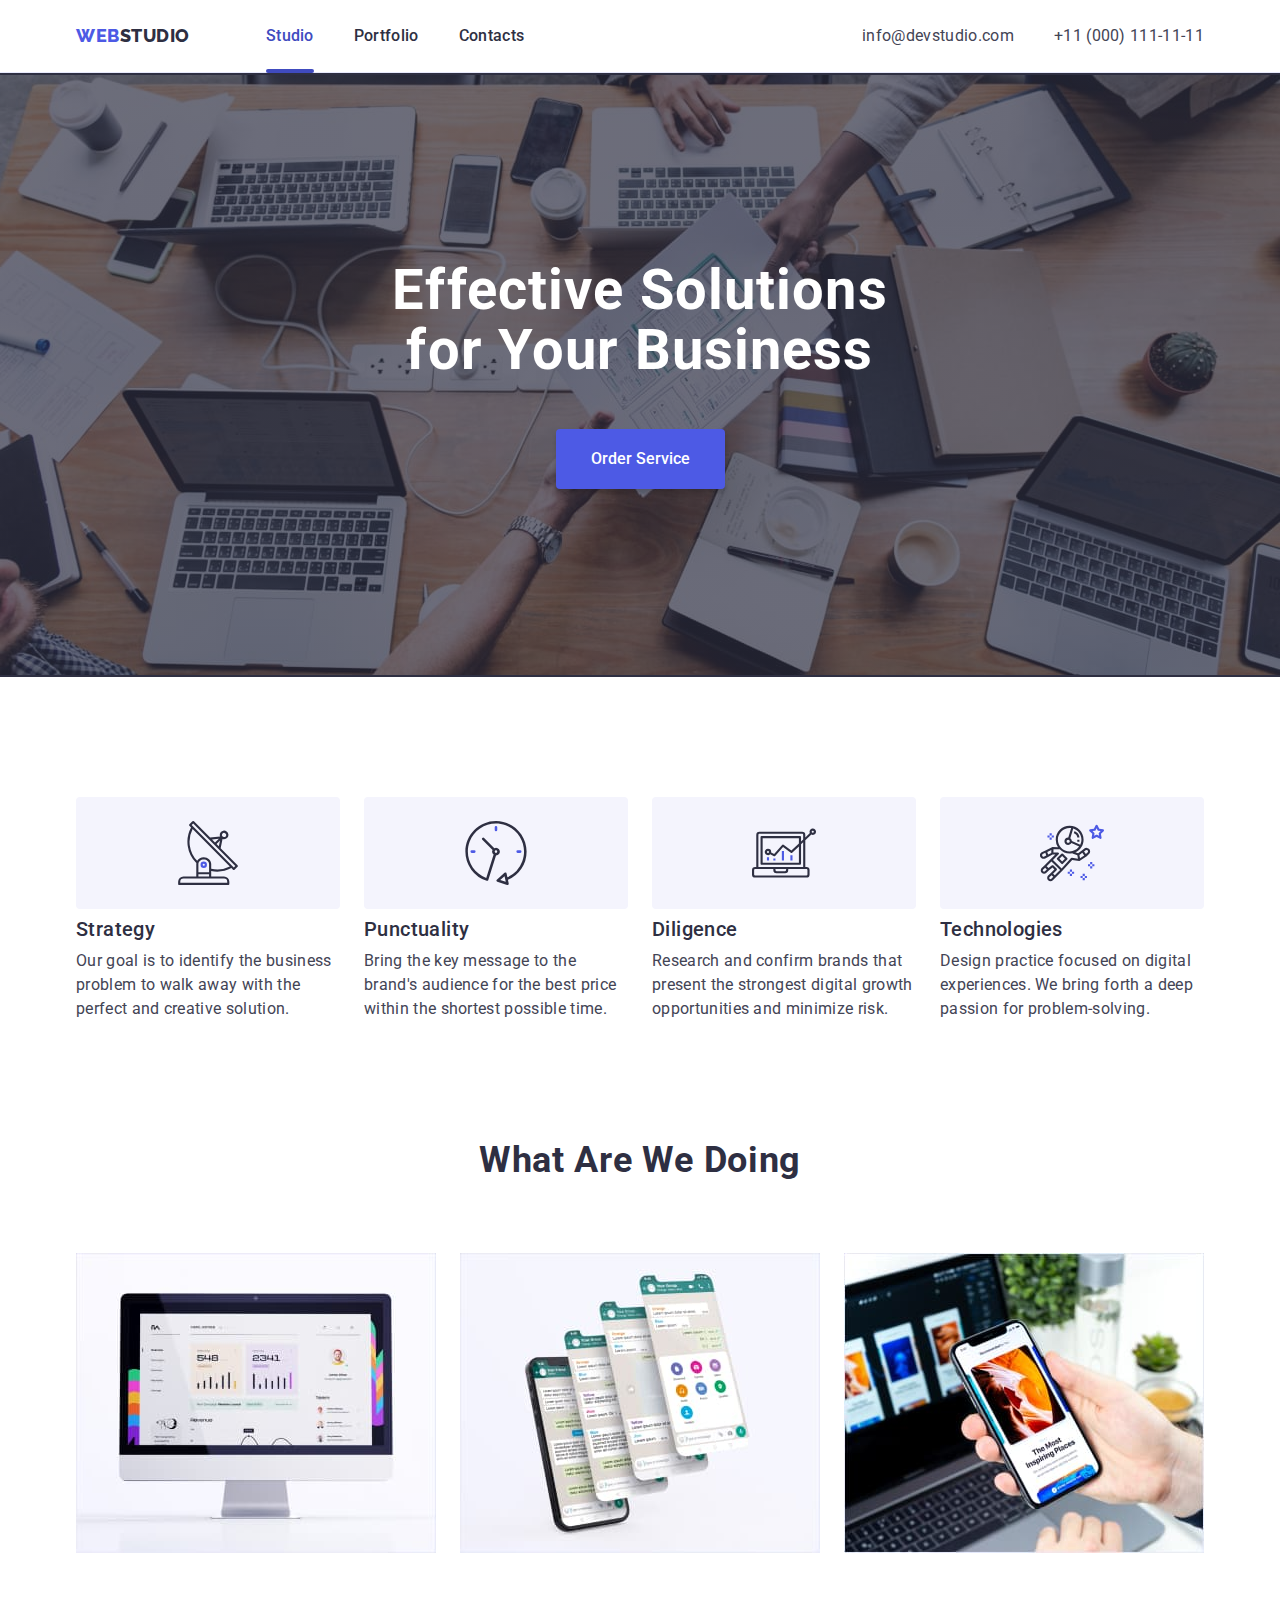
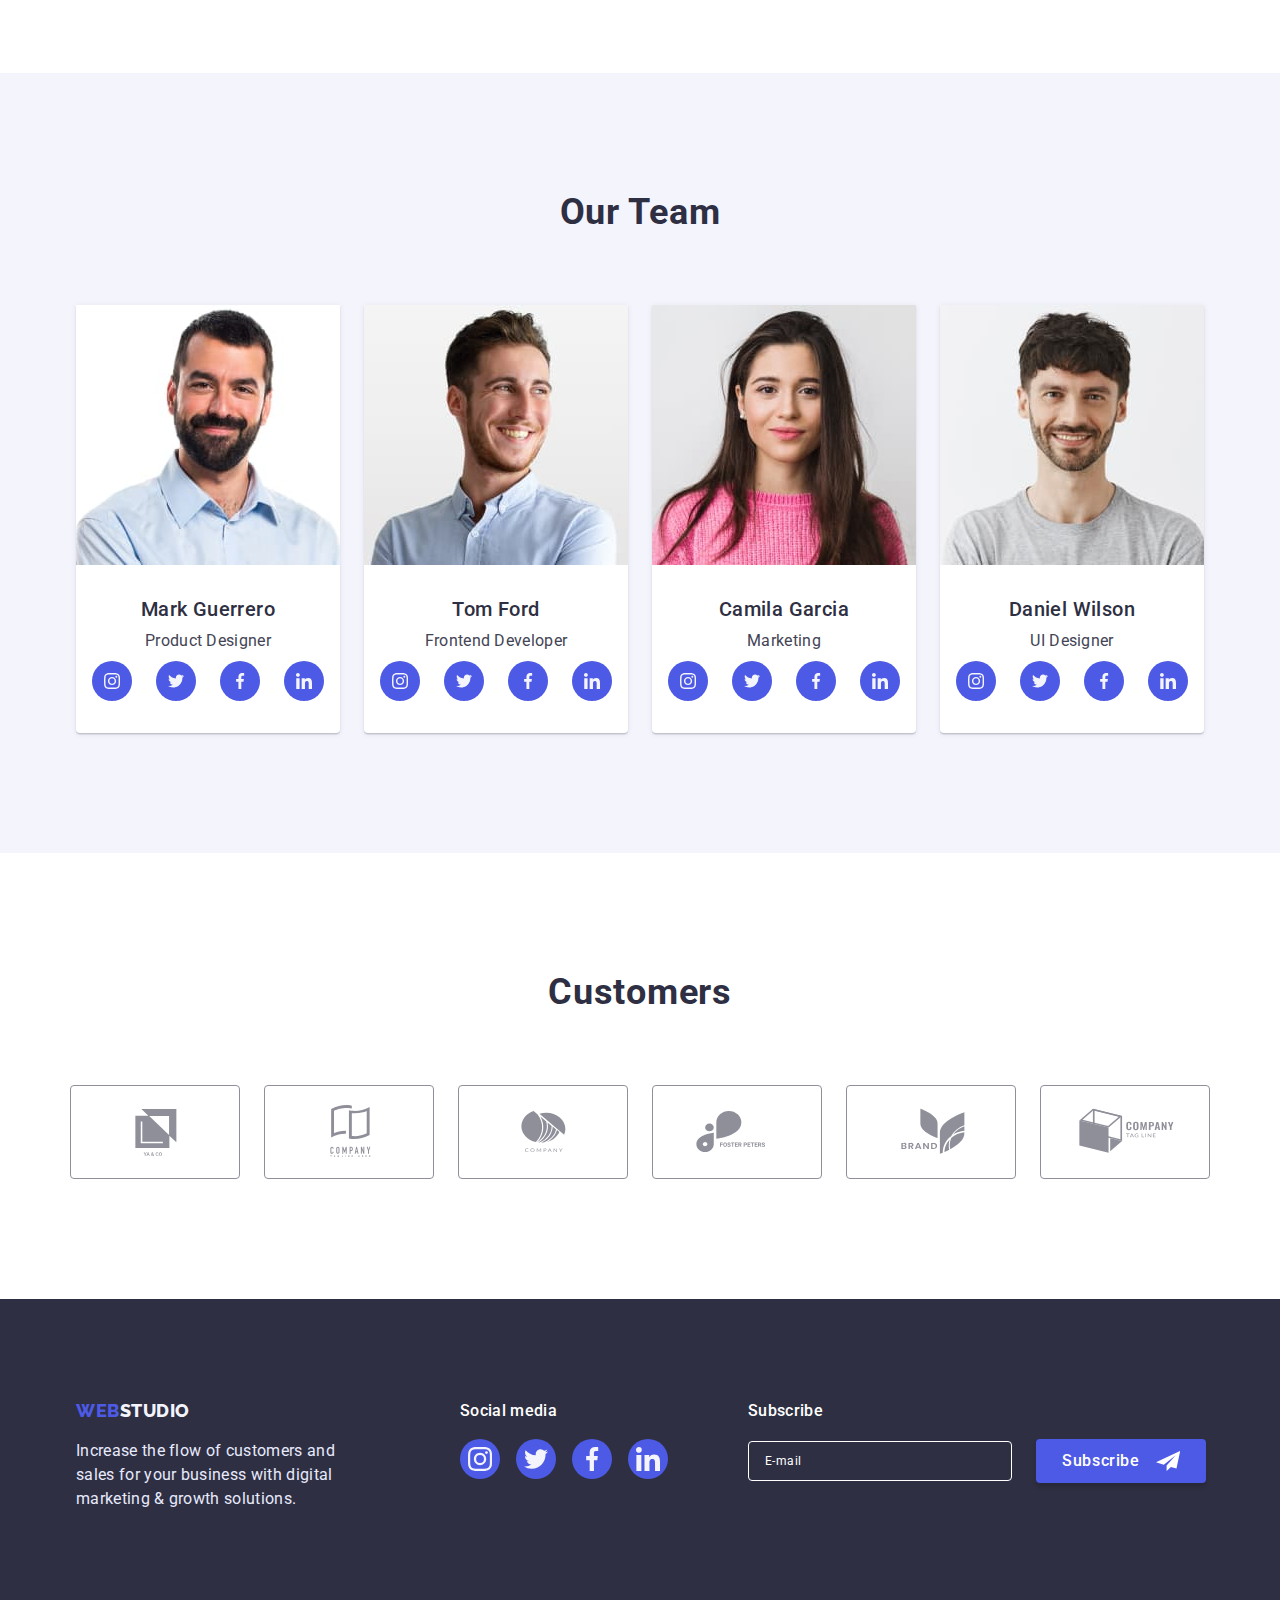
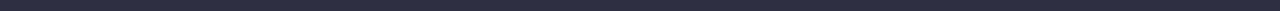
<file: index.html>
<!DOCTYPE html>
<html lang="en">
  <head>
    <meta charset="UTF-8" />
    <meta http-equiv="X-UA-Compatible" content="IE=edge" />
    <meta name="viewport" content="width=device-width, initial-scale=1.0" />
    <title>WebStudio</title>
    <link rel="preconnect" href="https://fonts.googleapis.com" />
    <link rel="preconnect" href="https://fonts.gstatic.com" crossorigin />
    <link
      href="https://fonts.googleapis.com/css2?family=Raleway:wght@800&family=Roboto:wght@400;500;700;900&display=swap"
      rel="stylesheet"
    />
    <link
      rel="stylesheet"
      href="https://cdn.jsdelivr.net/npm/modern-normalize@1.1.0/modern-normalize.min.css"
    />
    <link rel="stylesheet" href="./css/styles.css" />
  </head>

  <body>
    <!-- HEADER -->
    <header class="page-header">
      <div class="page-header-container container">
        <nav class="page-nav">
          <!-- Logotype -->
          <a href="./index.html" class="logo-text link">
            <span class="logo-text-accent">Web</span>Studio
          </a>

          <!-- Nav -->
          <ul class="menu list">
            <li class="menu-item">
              <a class="menu-link link menu-link-current" href="./index.html"
                >Studio</a
              >
            </li>
            <li class="menu-item">
              <a class="menu-link link" href="./portfolio.html">Portfolio</a>
            </li>
            <li class="menu-item">
              <a class="menu-link link" href="">Contacts</a>
            </li>
          </ul>
        </nav>

        <!-- Contacts -->
        <address class="contacts">
          <ul class="site-contacts list">
            <li class="site-contacts-item">
              <a class="contacts-link link" href="mailto:info@devstudio.com"
                >info@devstudio.com</a
              >
            </li>
            <li class="site-contacts-item">
              <a class="contacts-link link" href="tel:+110001111111"
                >+11 (000) 111-11-11</a
              >
            </li>
          </ul>
        </address>
      </div>
    </header>

    <!-- MAIN -->
    <main>
      <!-- Hero -->
      <section class="hero-section">
        <div class="container">
          <h1 class="hero-title">Effective Solutions for Your Business</h1>
          <button type="button" class="modal-btn" data-modal-open>
            Order Service
          </button>
        </div>
      </section>

      <!-- Our advantages -->
      <section class="advantages-section section">
        <div class="advantages-section-container container">
          <h2 class="section-title hidden">Our advantages</h2>
          <ul class="advantages-list list">
            <li class="advantages-list-item">
              <div class="thumb">
                <svg
                  aria-label="Antenna"
                  class="advantages-list-icon"
                  width="64"
                  height="64"
                >
                  <use href="./images/icons.svg#icon-antenna"></use>
                </svg>
              </div>
              <h3 class="subtitle">Strategy</h3>
              <p class="text">
                Our goal is to identify the business problem to walk away with
                the perfect and creative solution.
              </p>
            </li>
            <li class="advantages-list-item">
              <div class="thumb">
                <svg
                  aria-label="Clock"
                  class="advantages-list-icon"
                  width="64"
                  height="64"
                >
                  <use href="./images/icons.svg#icon-clock"></use>
                </svg>
              </div>
              <h3 class="subtitle">Punctuality</h3>
              <p class="text">
                Bring the key message to the brand's audience for the best price
                within the shortest possible time.
              </p>
            </li>
            <li class="advantages-list-item">
              <div class="thumb">
                <svg
                  aria-label="Diagram"
                  class="advantages-list-icon"
                  width="64"
                  height="64"
                >
                  <use href="./images/icons.svg#icon-diagram"></use>
                </svg>
              </div>
              <h3 class="subtitle">Diligence</h3>
              <p class="text">
                Research and confirm brands that present the strongest digital
                growth opportunities and minimize risk.
              </p>
            </li>
            <li class="advantages-list-item">
              <div class="thumb">
                <svg
                  aria-label="Astronaut"
                  class="advantages-list-icon"
                  width="64"
                  height="64"
                >
                  <use href="./images/icons.svg#icon-astronaut"></use>
                </svg>
              </div>
              <h3 class="subtitle">Technologies</h3>
              <p class="text">
                Design practice focused on digital experiences. We bring forth a
                deep passion for problem-solving.
              </p>
            </li>
          </ul>
        </div>
      </section>

      <!-- What are we doing -->
      <section class="examples-of-work">
        <div class="examples-of-work-container container">
          <h2 class="section-title">What are we doing</h2>
          <ul class="examples-of-work-list list">
            <li class="examples-of-work-item">
              <img
                src="./images/our-projects/img-1.jpg"
                alt="Desktop applications"
                width="360"
                height="300"
              />
            </li>
            <li class="examples-of-work-item">
              <img
                src="./images/our-projects/img-2.jpg"
                alt="Design solutions"
                width="360"
                height="300"
              />
            </li>
            <li class="examples-of-work-item">
              <img
                src="./images/our-projects/img-3.jpg"
                alt="Mobile applications"
                width="360"
                height="300"
              />
            </li>
          </ul>
        </div>
      </section>

      <!-- Our Team -->
      <section class="team-section section">
        <div class="team-section-container container">
          <h2 class="section-title">Our Team</h2>
          <ul class="team-list list">
            <li class="team-list-item">
              <img
                src="./images/our-team/team-card-1.jpg"
                alt="Mark Guerrero"
                width="264"
                height="260"
              />
              <div class="team-section-content">
                <h3 class="subtitle">Mark Guerrero</h3>
                <p class="text">Product Designer</p>
                <ul class="social-networks-list list">
                  <li class="social-networks-item">
                    <a class="social-networks-link link" href="">
                      <svg
                        aria-label="Instagram"
                        class="social-networks-icon"
                        width="16"
                        height="16"
                      >
                        <use href="./images/icons.svg#icon-instagram"></use>
                      </svg>
                    </a>
                  </li>
                  <li class="social-networks-item">
                    <a class="social-networks-link link" href="">
                      <svg
                        aria-label="Twitter"
                        class="social-networks-icon"
                        width="16"
                        height="16"
                      >
                        <use href="./images/icons.svg#icon-twitter"></use>
                      </svg>
                    </a>
                  </li>
                  <li class="social-networks-item">
                    <a class="social-networks-link link" href="">
                      <svg
                        aria-label="Facebook"
                        class="social-networks-icon"
                        width="16"
                        height="16"
                      >
                        <use href="./images/icons.svg#icon-facebook"></use>
                      </svg>
                    </a>
                  </li>
                  <li class="social-networks-item">
                    <a class="social-networks-link link" href="">
                      <svg
                        aria-label="LinkedIn"
                        class="social-networks-icon"
                        width="16"
                        height="16"
                      >
                        <use href="./images/icons.svg#icon-linkedin"></use>
                      </svg>
                    </a>
                  </li>
                </ul>
              </div>
            </li>
            <li class="team-list-item">
              <img
                src="./images/our-team/team-card-2.jpg"
                alt="Tom Ford"
                width="264"
                height="260"
              />
              <div class="team-section-content">
                <h3 class="subtitle">Tom Ford</h3>
                <p class="text">Frontend Developer</p>
                <ul class="social-networks-list list">
                  <li class="social-networks-item">
                    <a class="social-networks-link link" href="">
                      <svg
                        aria-label="Instagram"
                        class="social-networks-icon"
                        width="16"
                        height="16"
                      >
                        <use href="./images/icons.svg#icon-instagram"></use>
                      </svg>
                    </a>
                  </li>
                  <li class="social-networks-item">
                    <a class="social-networks-link link" href="">
                      <svg
                        aria-label="Twitter"
                        class="social-networks-icon"
                        width="16"
                        height="16"
                      >
                        <use href="./images/icons.svg#icon-twitter"></use>
                      </svg>
                    </a>
                  </li>
                  <li class="social-networks-item">
                    <a class="social-networks-link link" href="">
                      <svg
                        aria-label="Facebook"
                        class="social-networks-icon"
                        width="16"
                        height="16"
                      >
                        <use href="./images/icons.svg#icon-facebook"></use>
                      </svg>
                    </a>
                  </li>
                  <li class="social-networks-item">
                    <a class="social-networks-link link" href="">
                      <svg
                        aria-label="LinkedIn"
                        class="social-networks-icon"
                        width="16"
                        height="16"
                      >
                        <use href="./images/icons.svg#icon-linkedin"></use>
                      </svg>
                    </a>
                  </li>
                </ul>
              </div>
            </li>
            <li class="team-list-item">
              <img
                src="./images/our-team/team-card-3.jpg"
                alt="Camila Garcia"
                width="264"
                height="260"
              />
              <div class="team-section-content">
                <h3 class="subtitle">Camila Garcia</h3>
                <p class="text">Marketing</p>
                <ul class="social-networks-list list">
                  <li class="social-networks-item">
                    <a class="social-networks-link link" href="">
                      <svg
                        aria-label="Instagram"
                        class="social-networks-icon"
                        width="16"
                        height="16"
                      >
                        <use href="./images/icons.svg#icon-instagram"></use>
                      </svg>
                    </a>
                  </li>
                  <li class="social-networks-item">
                    <a class="social-networks-link link" href="">
                      <svg
                        aria-label="Twitter"
                        class="social-networks-icon"
                        width="16"
                        height="16"
                      >
                        <use href="./images/icons.svg#icon-twitter"></use>
                      </svg>
                    </a>
                  </li>
                  <li class="social-networks-item">
                    <a class="social-networks-link link" href="">
                      <svg
                        aria-label="Facebook"
                        class="social-networks-icon"
                        width="16"
                        height="16"
                      >
                        <use href="./images/icons.svg#icon-facebook"></use>
                      </svg>
                    </a>
                  </li>
                  <li class="social-networks-item">
                    <a class="social-networks-link link" href="">
                      <svg
                        aria-label="LinkedIn"
                        class="social-networks-icon"
                        width="16"
                        height="16"
                      >
                        <use href="./images/icons.svg#icon-linkedin"></use>
                      </svg>
                    </a>
                  </li>
                </ul>
              </div>
            </li>
            <li class="team-list-item">
              <img
                src="./images/our-team/team-card-4.jpg"
                alt="Daniel Wilson"
                width="264"
                height="260"
              />
              <div class="team-section-content">
                <h3 class="subtitle">Daniel Wilson</h3>
                <p class="text">UI Designer</p>
                <ul class="social-networks-list list">
                  <li class="social-networks-item">
                    <a class="social-networks-link link" href="">
                      <svg
                        aria-label="Instagram"
                        class="social-networks-icon"
                        width="16"
                        height="16"
                      >
                        <use href="./images/icons.svg#icon-instagram"></use>
                      </svg>
                    </a>
                  </li>
                  <li class="social-networks-item">
                    <a class="social-networks-link link" href="">
                      <svg
                        aria-label="Twitter"
                        class="social-networks-icon"
                        width="16"
                        height="16"
                      >
                        <use href="./images/icons.svg#icon-twitter"></use>
                      </svg>
                    </a>
                  </li>
                  <li class="social-networks-item">
                    <a class="social-networks-link link" href="">
                      <svg
                        aria-label="Facebook"
                        class="social-networks-icon"
                        width="16"
                        height="16"
                      >
                        <use href="./images/icons.svg#icon-facebook"></use>
                      </svg>
                    </a>
                  </li>
                  <li class="social-networks-item">
                    <a class="social-networks-link link" href="">
                      <svg
                        aria-label="LinkedIn"
                        class="social-networks-icon"
                        width="16"
                        height="16"
                      >
                        <use href="./images/icons.svg#icon-linkedin"></use>
                      </svg>
                    </a>
                  </li>
                </ul>
              </div>
            </li>
          </ul>
        </div>
      </section>

      <!-- Customers -->
      <section class="customers-section section">
        <div class="customers-section-container container">
          <h2 class="section-title">Customers</h2>
          <ul class="customers-list list">
            <li class="customers-list-item">
              <a class="customers-list-link link" href="">
                <div class="customers-logo">
                  <svg
                    class="customers-list-icon"
                    aria-label="Company 1"
                    width="104"
                    height="56"
                  >
                    <use href="./images/icons.svg#icon-company-1"></use>
                  </svg>
                </div>
              </a>
            </li>
            <li class="customers-list-item">
              <a class="customers-list-link link" href="">
                <div class="customers-logo">
                  <svg
                    class="customers-list-icon"
                    aria-label="Company 2"
                    width="104"
                    height="56"
                  >
                    <use href="./images/icons.svg#icon-company-2"></use>
                  </svg>
                </div>
              </a>
            </li>
            <li class="customers-list-item">
              <a class="customers-list-link link" href="">
                <div class="customers-logo">
                  <svg
                    class="customers-list-icon"
                    aria-label="Company 3"
                    width="104"
                    height="56"
                  >
                    <use href="./images/icons.svg#icon-company-3"></use>
                  </svg>
                </div>
              </a>
            </li>
            <li class="customers-list-item">
              <a class="customers-list-link link" href="">
                <div class="customers-logo">
                  <svg
                    class="customers-list-icon"
                    aria-label="Company 4"
                    width="104"
                    height="56"
                  >
                    <use href="./images/icons.svg#icon-company-4"></use>
                  </svg>
                </div>
              </a>
            </li>
            <li class="customers-list-item">
              <a class="customers-list-link link" href="">
                <div class="customers-logo">
                  <svg
                    class="customers-list-icon"
                    aria-label="Company 5"
                    width="104"
                    height="56"
                  >
                    <use href="./images/icons.svg#icon-company-5"></use>
                  </svg>
                </div>
              </a>
            </li>
            <li class="customers-list-item">
              <a class="customers-list-link link" href="">
                <div class="customers-logo">
                  <svg
                    class="customers-list-icon"
                    aria-label="Company 6"
                    width="104"
                    height="56"
                  >
                    <use href="./images/icons.svg#icon-company-6"></use>
                  </svg>
                </div>
              </a>
            </li>
          </ul>
        </div>
      </section>
    </main>

    <!-- FOOTER -->
    <footer class="page-footer">
      <div class="page-footer-container container">
        <div class="logo-text-footer-wrapper">
          <a href="./index.html" class="logo-text logo-text-footer link">
            <span class="logo-text-accent">Web</span>Studio
          </a>
          <p class="footer-text">
            Increase the flow of customers and sales for your business with
            digital marketing & growth solutions.
          </p>
        </div>

        <div class="footer-social-networks-wrapper">
          <h3 class="footer-subtitle">Social media</h3>
          <ul class="footer-social-networks-list list">
            <li class="footer-social-networks-item">
              <a class="footer-social-networks-link link" href="">
                <svg
                  aria-label="Instagram"
                  class="footer-social-networks-icon"
                  width="24"
                  height="24"
                >
                  <use href="./images/icons.svg#icon-instagram"></use>
                </svg>
              </a>
            </li>
            <li class="footer-social-networks-item">
              <a class="footer-social-networks-link link" href="">
                <svg
                  aria-label="Twitter"
                  class="footer-social-networks-icon"
                  width="24"
                  height="24"
                >
                  <use href="./images/icons.svg#icon-twitter"></use>
                </svg>
              </a>
            </li>
            <li class="footer-social-networks-ite24m">
              <a class="footer-social-networks-link link" href="">
                <svg
                  aria-label="Facebook"
                  class="footer-social-networks-icon"
                  width="24"
                  height="24"
                >
                  <use href="./images/icons.svg#icon-facebook"></use>
                </svg>
              </a>
            </li>
            <li class="footer-social-networks-item">
              <a class="footer-social-networks-link link" href="">
                <svg
                  aria-label="LinkedIn"
                  class="footer-social-networks-icon"
                  width="24"
                  height="24"
                >
                  <use href="./images/icons.svg#icon-linkedin"></use>
                </svg>
              </a>
            </li>
          </ul>
        </div>

        <div class="footer-subscribe-form">
          <p class="footer-subtitle">Subscribe</p>
          <form class="footer-form">
            <span class="footer-form-wrapper">
              <label class="footer-form-field">
                <input
                  type="email"
                  name="user-email-footer"
                  class="footer-form-input"
                  placeholder="E-mail"
                  required
                />
              </label>

              <button class="footer-form-submit" type="submit">
                Subscribe
                <svg
                  aria-label="submit"
                  class="footer-submit-icon"
                  width="24"
                  height="24"
                >
                  <use href="./images/icons.svg#icon-send"></use>
                </svg>
              </button>
            </span>
          </form>
        </div>
      </div>
    </footer>

    <!-- MODAL WINDOW -->
    <div class="backdrop is-hidden" data-modal>
      <div class="modal">
        <button type="button" class="modal-close-btn" data-modal-close>
          <svg
            aria-label="Close icon"
            class="modal-close-btn-icon"
            width="8"
            height="8"
          >
            <use href="./images/icons.svg#icon-close"></use>
          </svg>
        </button>

        <form class="modal-form">
          <p class="modal-form-text">
            Leave your contacts and we will call you back
          </p>

          <label class="modal-form-field">
            <span class="modal-form-field-input-descr">Name</span>
            <span class="modal-form-input-wrapper">
              <input
                type="text"
                name="user-name"
                class="modal-form-input"
                required
                pattern="[a-zA-Zа-яА-ЯіІїЇ]+"
              />
              <svg
                aria-label="icon person"
                class="modal-form-input-icon"
                width="18"
                height="18"
              >
                <use href="./images/icons.svg#icon-person"></use>
              </svg>
            </span>
          </label>

          <label class="modal-form-field">
            <span class="modal-form-field-input-descr">Phone</span>
            <span class="modal-form-input-wrapper">
              <input
                type="tel"
                name="user-phone"
                class="modal-form-input"
                required
                pattern="[0-9]{3}-[0-9]{3}-[0-9]{2}-[0-9]{2}"
                title="xxx-xxx-xx-xx"
              />
              <svg
                aria-label="icon phone"
                class="modal-form-input-icon"
                width="18"
                height="24"
              >
                <use href="./images/icons.svg#icon-phone"></use>
              </svg>
            </span>
          </label>

          <label class="modal-form-field">
            <span class="modal-form-field-input-descr">Email</span>
            <span class="modal-form-input-wrapper">
              <input
                type="email"
                name="user-email"
                class="modal-form-input"
                required
              />
              <svg
                aria-label="icon email"
                class="modal-form-input-icon"
                width="18"
                height="24"
              >
                <use href="./images/icons.svg#icon-email"></use>
              </svg>
            </span>
          </label>

          <label class="modal-form-field">
            <span class="modal-form-field-input-descr">Comment</span>
            <textarea
              name="user-comment"
              class="modal-form-comment"
              placeholder="Text input"
            ></textarea>
          </label>

          <input
            id="user-policy"
            type="checkbox"
            name="user-policy"
            class="modal-form-check hidden"
          />
          <label for="user-policy" class="modal-form-check-descr"
            >I accept the terms and conditions of the&nbsp;
            <a class="user-policy-link" href="">Privacy Policy</a></label
          >

          <button class="modal-form-submit" type="submit">Send</button>
        </form>
      </div>
    </div>

    <script src="./js/modal.js"></script>
  </body>
</html>
</file>
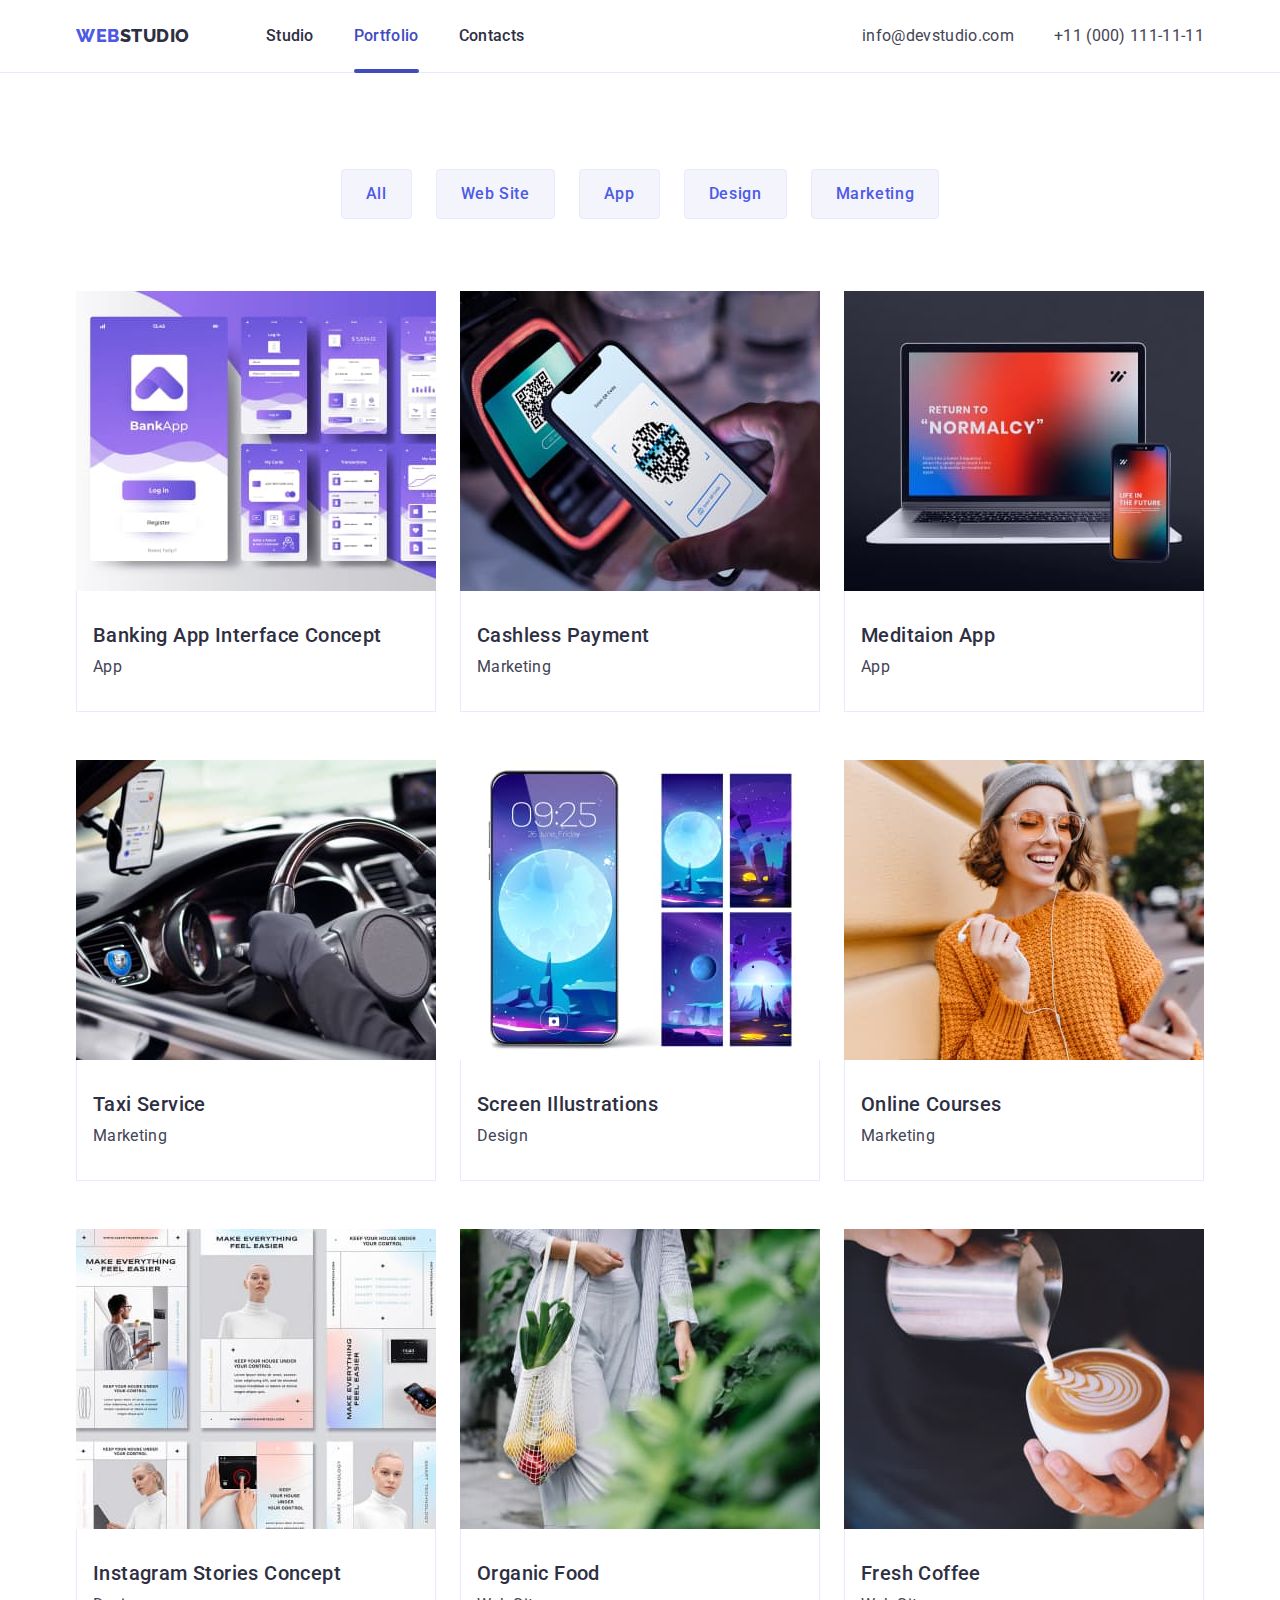
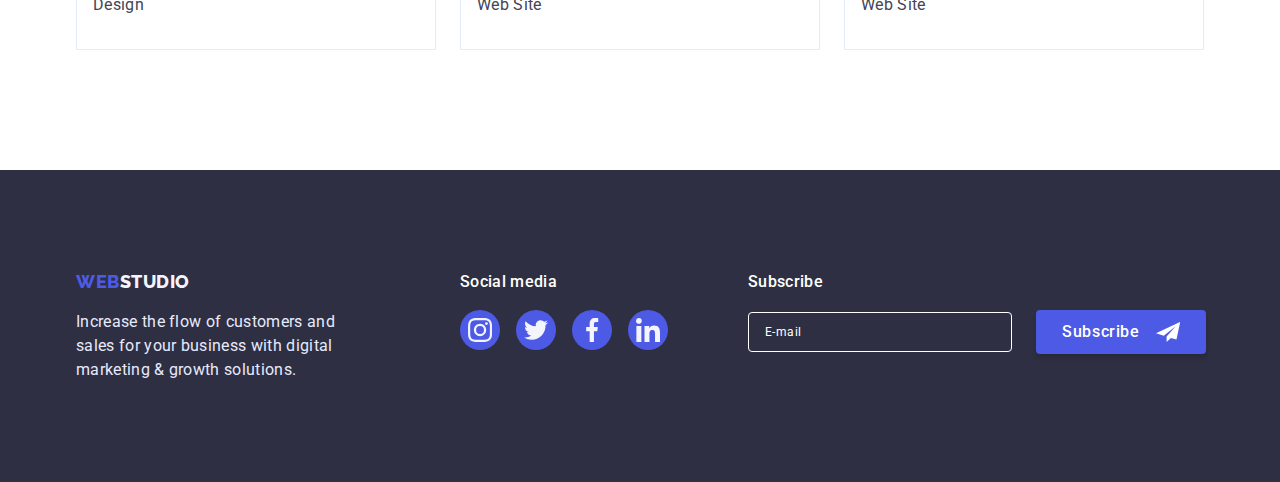
<file: portfolio.html>
<!DOCTYPE html>
<html lang="en">
  <head>
    <meta charset="UTF-8" />
    <meta http-equiv="X-UA-Compatible" content="IE=edge" />
    <meta name="viewport" content="width=device-width, initial-scale=1.0" />
    <title>WebStudio</title>
    <link rel="preconnect" href="https://fonts.googleapis.com" />
    <link rel="preconnect" href="https://fonts.gstatic.com" crossorigin />
    <link
      href="https://fonts.googleapis.com/css2?family=Raleway:wght@800&family=Roboto:wght@400;500;700;900&display=swap"
      rel="stylesheet"
    />
    <link
      rel="stylesheet"
      href="https://cdn.jsdelivr.net/npm/modern-normalize@1.1.0/modern-normalize.min.css"
    />
    <link rel="stylesheet" href="./css/styles.css" />
  </head>

  <body>
    <!-- HEADER -->
    <header class="page-header">
      <div class="page-header-container container">
        <nav class="page-nav">
          <!-- Logotype -->
          <a href="./index.html" class="logo-text link">
            <span class="logo-text-accent">Web</span>Studio
          </a>

          <!-- Nav -->
          <ul class="menu list">
            <li class="menu-item">
              <a class="menu-link link" href="./index.html">Studio</a>
            </li>
            <li class="menu-item">
              <a
                class="menu-link link menu-link-current"
                href="./portfolio.html"
                >Portfolio</a
              >
            </li>
            <li class="menu-item">
              <a class="menu-link link" href="">Contacts</a>
            </li>
          </ul>
        </nav>

        <!-- Contacts -->
        <address class="contacts">
          <ul class="site-contacts list">
            <li class="site-contacts-item">
              <a class="contacts-link link" href="mailto:info@devstudio.com"
                >info@devstudio.com</a
              >
            </li>
            <li class="site-contacts-item">
              <a class="contacts-link link" href="tel:+110001111111"
                >+11 (000) 111-11-11</a
              >
            </li>
          </ul>
        </address>
      </div>
    </header>

    <!-- MAIN -->
    <main>
      <!-- Portfolio -->
      <section class="portfolio-section">
        <div class="container">
          <h1 class="main-title hidden">Portfolio</h1>
          <ul class="filter-btn-list list">
            <li class="filter-btn-item">
              <button type="button" class="filter-btn">All</button>
            </li>
            <li class="filter-btn-item">
              <button type="button" class="filter-btn">Web Site</button>
            </li>
            <li class="filter-btn-item">
              <button type="button" class="filter-btn">App</button>
            </li>
            <li class="filter-btn-item">
              <button type="button" class="filter-btn">Design</button>
            </li>
            <li class="filter-btn-item">
              <button type="button" class="filter-btn">Marketing</button>
            </li>
          </ul>

          <ul class="portfolio-list list">
            <li class="portfolio-list-item">
              <a class="portfolio-list-link link" href="">
                <div class="portfolio-list-img-wrapper">
                  <img
                    src="./images/portfolio/portfolio-img-1.jpg"
                    alt="Banking App"
                    width="360"
                    height="300"
                  />
                  <p class="overlay">
                    14 Stylish and User-Friendly App Design Concepts · Task
                    Manager App · Calorie Tracker App · Exotic Fruit Ecommerce
                    App · Cloud Storage App
                  </p>
                </div>
                <div class="portfolio-list-content">
                  <h2 class="subtitle">Banking App Interface Concept</h2>
                  <p class="text">App</p>
                </div>
              </a>
            </li>
            <li class="portfolio-list-item">
              <a class="portfolio-list-link link" href="">
                <div class="portfolio-list-img-wrapper">
                  <img
                    src="./images/portfolio/portfolio-img-2.jpg"
                    alt="Cashless Payment"
                    width="360"
                    height="300"
                  />
                  <p class="overlay">
                    14 Stylish and User-Friendly App Design Concepts · Task
                    Manager App · Calorie Tracker App · Exotic Fruit Ecommerce
                    App · Cloud Storage App
                  </p>
                </div>
                <div class="portfolio-list-content">
                  <h2 class="subtitle">Cashless Payment</h2>
                  <p class="text">Marketing</p>
                </div>
              </a>
            </li>
            <li class="portfolio-list-item">
              <a class="portfolio-list-link link" href="">
                <div class="portfolio-list-img-wrapper">
                  <img
                    src="./images/portfolio/portfolio-img-3.jpg"
                    alt="Meditaion App"
                    width="360"
                    height="300"
                  />
                  <p class="overlay">
                    14 Stylish and User-Friendly App Design Concepts · Task
                    Manager App · Calorie Tracker App · Exotic Fruit Ecommerce
                    App · Cloud Storage App
                  </p>
                </div>
                <div class="portfolio-list-content">
                  <h2 class="subtitle">Meditaion App</h2>
                  <p class="text">App</p>
                </div>
              </a>
            </li>
            <li class="portfolio-list-item">
              <a class="portfolio-list-link link" href="">
                <div class="portfolio-list-img-wrapper">
                  <img
                    src="./images/portfolio/portfolio-img-4.jpg"
                    alt="Taxi Service"
                    width="360"
                    height="300"
                  />
                  <p class="overlay">
                    14 Stylish and User-Friendly App Design Concepts · Task
                    Manager App · Calorie Tracker App · Exotic Fruit Ecommerce
                    App · Cloud Storage App
                  </p>
                </div>
                <div class="portfolio-list-content">
                  <h2 class="subtitle">Taxi Service</h2>
                  <p class="text">Marketing</p>
                </div>
              </a>
            </li>
            <li class="portfolio-list-item">
              <a class="portfolio-list-link link" href="">
                <div class="portfolio-list-img-wrapper">
                  <img
                    src="./images/portfolio/portfolio-img-5.jpg"
                    alt="Screen Illustrations"
                    width="360"
                    height="300"
                  />
                  <p class="overlay">
                    14 Stylish and User-Friendly App Design Concepts · Task
                    Manager App · Calorie Tracker App · Exotic Fruit Ecommerce
                    App · Cloud Storage App
                  </p>
                </div>
                <div class="portfolio-list-content">
                  <h2 class="subtitle">Screen Illustrations</h2>
                  <p class="text">Design</p>
                </div>
              </a>
            </li>
            <li class="portfolio-list-item">
              <a class="portfolio-list-link link" href="">
                <div class="portfolio-list-img-wrapper">
                  <img
                    src="./images/portfolio/portfolio-img-6.jpg"
                    alt="Online Courses"
                    width="360"
                    height="300"
                  />
                  <p class="overlay">
                    14 Stylish and User-Friendly App Design Concepts · Task
                    Manager App · Calorie Tracker App · Exotic Fruit Ecommerce
                    App · Cloud Storage App
                  </p>
                </div>
                <div class="portfolio-list-content">
                  <h2 class="subtitle">Online Courses</h2>
                  <p class="text">Marketing</p>
                </div>
              </a>
            </li>
            <li class="portfolio-list-item">
              <a class="portfolio-list-link link" href="">
                <div class="portfolio-list-img-wrapper">
                  <img
                    src="./images/portfolio/portfolio-img-7.jpg"
                    alt="Instagram Stories"
                    width="360"
                    height="300"
                  />
                  <p class="overlay">
                    14 Stylish and User-Friendly App Design Concepts · Task
                    Manager App · Calorie Tracker App · Exotic Fruit Ecommerce
                    App · Cloud Storage App
                  </p>
                </div>
                <div class="portfolio-list-content">
                  <h2 class="subtitle">Instagram Stories Concept</h2>
                  <p class="text">Design</p>
                </div>
              </a>
            </li>
            <li class="portfolio-list-item">
              <a class="portfolio-list-link link" href="">
                <div class="portfolio-list-img-wrapper">
                  <img
                    src="./images/portfolio/portfolio-img-8.jpg"
                    alt="Organic Food"
                    width="360"
                    height="300"
                  />
                  <p class="overlay">
                    14 Stylish and User-Friendly App Design Concepts · Task
                    Manager App · Calorie Tracker App · Exotic Fruit Ecommerce
                    App · Cloud Storage App
                  </p>
                </div>
                <div class="portfolio-list-content">
                  <h2 class="subtitle">Organic Food</h2>
                  <p class="text">Web Site</p>
                </div>
              </a>
            </li>
            <li class="portfolio-list-item">
              <a class="portfolio-list-link link" href="">
                <div class="portfolio-list-img-wrapper">
                  <img
                    src="./images/portfolio/portfolio-img-9.jpg"
                    alt="Fresh Coffee"
                    width="360"
                    height="300"
                  />
                  <p class="overlay">
                    14 Stylish and User-Friendly App Design Concepts · Task
                    Manager App · Calorie Tracker App · Exotic Fruit Ecommerce
                    App · Cloud Storage App
                  </p>
                </div>
                <div class="portfolio-list-content">
                  <h2 class="subtitle">Fresh Coffee</h2>
                  <p class="text">Web Site</p>
                </div>
              </a>
            </li>
          </ul>
        </div>
      </section>
    </main>

    <!-- FOOTER -->
    <footer class="page-footer">
      <div class="page-footer-container container">
        <div class="logo-text-footer-wrapper">
          <a href="./index.html" class="logo-text logo-text-footer link">
            <span class="logo-text-accent">Web</span>Studio
          </a>
          <p class="footer-text">
            Increase the flow of customers and sales for your business with
            digital marketing & growth solutions.
          </p>
        </div>

        <div class="footer-social-networks-wrapper">
          <h3 class="footer-subtitle">Social media</h3>
          <ul class="footer-social-networks-list list">
            <li class="footer-social-networks-item">
              <a class="footer-social-networks-link link" href="">
                <svg
                  aria-label="Instagram"
                  class="footer-social-networks-icon"
                  width="24"
                  height="24"
                >
                  <use href="./images/icons.svg#icon-instagram"></use>
                </svg>
              </a>
            </li>
            <li class="footer-social-networks-item">
              <a class="footer-social-networks-link link" href="">
                <svg
                  aria-label="Twitter"
                  class="footer-social-networks-icon"
                  width="24"
                  height="24"
                >
                  <use href="./images/icons.svg#icon-twitter"></use>
                </svg>
              </a>
            </li>
            <li class="footer-social-networks-ite24m">
              <a class="footer-social-networks-link link" href="">
                <svg
                  aria-label="Facebook"
                  class="footer-social-networks-icon"
                  width="24"
                  height="24"
                >
                  <use href="./images/icons.svg#icon-facebook"></use>
                </svg>
              </a>
            </li>
            <li class="footer-social-networks-item">
              <a class="footer-social-networks-link link" href="">
                <svg
                  aria-label="LinkedIn"
                  class="footer-social-networks-icon"
                  width="24"
                  height="24"
                >
                  <use href="./images/icons.svg#icon-linkedin"></use>
                </svg>
              </a>
            </li>
          </ul>
        </div>

        <div class="footer-subscribe-form">
          <p class="footer-subtitle">Subscribe</p>
          <form class="footer-form">
            <span class="footer-form-wrapper">
              <label class="footer-form-field">
                <input
                  type="email"
                  name="user-email-footer"
                  class="footer-form-input"
                  placeholder="E-mail"
                  required
                />
              </label>

              <button class="footer-form-submit" type="submit">
                Subscribe
                <svg
                  aria-label="submit"
                  class="footer-submit-icon"
                  width="24"
                  height="24"
                >
                  <use href="./images/icons.svg#icon-send"></use>
                </svg>
              </button>
            </span>
          </form>
        </div>
      </div>
    </footer>
  </body>
</html>
</file>
<file: css/styles.css>
:root {
  --primary-bkg-color: #ffffff;
  --primary-text-color: #2e2f42;
  --body-text-color: #434455;
  --primary-brand-color: #4d5ae5;
  --accent-color: #404bbf;
  --success-messages-color: #31d0aa;
  --subtitle-text-color: #8e8f99;
  --hero-text-color: #ffffff;
  --footer-logo-color: #f4f4fd;
  --footer-text-color: #e7e9fc;
  --animation-timing-function: cubic-bezier(0.4, 0, 0.2, 1);
}

body {
  font-family: "Roboto", sans-serif;
  font-size: 16px;
  color: var(--primary-text-color);
  background-color: var(--primary-bkg-color);
  height: 100vh;
}

h1,
h2,
h3,
h4,
h5,
h6,
p {
  margin-top: 0;
  margin-bottom: 0;
}

ul,
ol {
  margin-top: 0;
  margin-bottom: 0;
  padding-left: 0;
}

img {
  display: block;
}

button {
  cursor: pointer;
}

.list {
  list-style: none;
}

.link {
  text-decoration: none;
}

.contacts {
  font-style: normal;
}

/* ==========COMPONENTS========== */
.section {
  padding-top: 120px;
  padding-bottom: 120px;
}

.container {
  width: 1158px;
  margin-left: auto;
  margin-right: auto;
  padding-right: 15px;
  padding-left: 15px;
}

.section-title {
  font-weight: 700;
  font-size: 36px;
  line-height: 1.11;
  text-align: center;
  letter-spacing: 0.02em;
  text-transform: capitalize;
  margin-bottom: 72px;
  color: var(--primary-text-color);
}

.subtitle {
  font-weight: 500;
  font-size: 20px;
  line-height: 1.2;
  letter-spacing: 0.02em;
  margin-bottom: 8px;
  color: var(--primary-text-color);
}

.text {
  line-height: 1.5;
  letter-spacing: 0.02em;
  color: var(--body-text-color);
}

.hidden {
  position: absolute;
  width: 1px;
  height: 1px;
  margin: -1px;
  border: 0;
  padding: 0;
  white-space: nowrap;
  clip-path: inset(100%);
  clip: rect(0 0 0 0);
  overflow: hidden;
}
/* ==========/COMPONENTS========== */

/* ==========HEADER========== */
.page-header {
  border-bottom: 1px solid var(--footer-text-color);
}

.page-header-container {
  display: flex;
  align-items: center;
}

.page-nav {
  display: flex;
  align-items: center;
}

.menu {
  display: flex;
  align-items: center;
}

.site-contacts {
  display: flex;
  align-items: center;
}

.logo-text {
  font-family: "Raleway";
  font-weight: 800;
  font-size: 18px;
  line-height: 1.33;
  align-items: center;
  letter-spacing: 0.03em;
  text-transform: uppercase;
  margin-right: 76px;
  padding-top: 24px;
  padding-bottom: 24px;
  color: var(--primary-text-color);
}

.logo-text-accent {
  color: var(--primary-brand-color);
}

.menu-item:not(:last-child) {
  margin-right: 40px;
}

.menu-link {
  position: relative;

  font-weight: 500;
  line-height: 1.5;
  letter-spacing: 0.02em;
  color: var(--primary-text-color);
  padding-bottom: 28px;

  transition: color 250ms var(--animation-timing-function);
}

.menu-link:hover,
.menu-link:focus,
.menu-link:active {
  color: var(--accent-color);
}

.menu-link-current {
  color: var(--accent-color);
}

.menu-link-current::after {
  content: "";

  position: absolute;
  left: 0;
  bottom: 0;
  display: block;
  width: 100%;
  height: 4px;
  background-color: var(--accent-color);
  border-radius: 2px;
}

.contacts {
  margin-left: auto;
}

.site-contacts-item:not(:last-child):not(:last-child) {
  margin-right: 40px;
}

.contacts-link {
  font-weight: 400;
  line-height: 1.5;
  letter-spacing: 0.02em;
  color: var(--body-text-color);

  transition: color 250ms var(--animation-timing-function);
}

.contacts-link:hover,
.contacts-link:focus,
.contacts-link:active {
  color: var(--accent-color);
}
/* ==========/HEADER========== */

/* ==========MAIN PAGE========== */
/* ==========Hero========== */
.hero-section {
  max-width: 1440px;
  padding-top: 188px;
  padding-bottom: 188px;
  margin-right: auto;
  margin-left: auto;
  text-align: center;
  background-color: var(--primary-text-color);
  background-image: linear-gradient(
      rgba(46, 47, 66, 0.7),
      rgba(46, 47, 66, 0.7)
    ),
    url(../images/main-background-img.jpg);
  background-repeat: no-repeat;
  background-position: center;
  color: var(--hero-text-color);
}

.hero-title {
  width: 496px;
  font-weight: 700;
  font-size: 56px;
  line-height: 1.07;
  letter-spacing: 0.02em;
  margin-bottom: 48px;
  margin-right: auto;
  margin-left: auto;
}

.modal-btn {
  font-family: inherit;
  font-weight: 500;
  font-size: 16px;
  line-height: 1.5;
  min-width: 169px;
  padding-top: 16px;
  padding-right: 32px;
  padding-bottom: 16px;
  padding-left: 32px;
  justify-content: center;
  color: var(--hero-text-color);
  background-color: var(--primary-brand-color);
  box-shadow: 0px 4px 4px rgba(0, 0, 0, 0.15);
  border-color: transparent;
  border-radius: 4px;

  transition: background-color 250ms var(--animation-timing-function);
}

.modal-btn:hover,
.modal-btn:focus,
.modal-btn:active {
  background-color: var(--accent-color);
}
/* ==========/Hero========== */

/* ==========Our advantages========== */
.advantages-list {
  display: flex;
  flex-wrap: wrap;
  align-items: center;
  gap: 24px;
}

.advantages-list-item {
  flex-basis: calc((100% - 72px) / 4);
}

.thumb {
  display: flex;
  align-items: center;
  justify-content: center;
  height: 112px;
  margin-bottom: 8px;
  background-color: var(--footer-logo-color);
  border-radius: 4px;
}
/* ==========/Our advantages========== */

/* ==========What are we doing========== */
.examples-of-work {
  padding-bottom: 120px;
}

.examples-of-work-list {
  display: flex;
  flex-wrap: wrap;
  align-items: center;
  gap: 24px;
}

.examples-of-work-item {
  flex-basis: calc((100% - 48px) / 3);
}
/* ==========/What are we doing========== */

/* ==========Our Team========== */
.team-section {
  background-color: var(--footer-logo-color);
}

.team-list {
  display: flex;
  flex-wrap: wrap;
  align-items: center;
  gap: 24px;
}

.team-list-item {
  text-align: center;
  flex-basis: calc((100% - 72px) / 4);
  box-shadow: 0px 1px 6px rgba(46, 47, 66, 0.08),
    0px 1px 1px rgba(46, 47, 66, 0.16), 0px 2px 1px rgba(46, 47, 66, 0.08);
  border-radius: 0px 0px 4px 4px;
  background-color: var(--primary-bkg-color);
}

.team-section-content {
  padding-top: 32px;
  padding-bottom: 32px;
  padding-right: 16px;
  padding-left: 16px;
}

.social-networks-list {
  display: flex;
  justify-content: center;
  gap: 24px;
}

.social-networks-link {
  display: flex;
  justify-content: center;
  align-items: center;
  width: 40px;
  height: 40px;
  background-color: var(--primary-brand-color);
  border-radius: 50%;

  transition: background-color 250ms var(--animation-timing-function);
}

.social-networks-icon {
  fill: var(--footer-logo-color);
}

.social-networks-link:hover,
.social-networks-link:focus {
  background-color: var(--accent-color);
}

.team-section-content .text {
  margin-bottom: 8px;
}
/* ==========/Our Team========== */

/* ==========Customers========== */
.customers-list {
  display: flex;
  align-items: center;
  justify-content: center;
  gap: 24px;
}

.customers-list-link {
  display: block;
  padding-top: 16px;
  padding-bottom: 16px;
  padding-right: 32px;
  padding-left: 32px;
  border: 1px solid var(--subtitle-text-color);
  border-radius: 4px;
  transition: border-color 250ms var(--animation-timing-function);
}

.customers-list-icon {
  fill: var(--subtitle-text-color);
  transition: fill 250ms var(--animation-timing-function);
}

.customers-list-link:hover,
.customers-list-link:focus {
  border-color: var(--accent-color);
}

.customers-list-link:hover .customers-list-icon,
.customers-list-link:focus .customers-list-icon {
  fill: var(--accent-color);
}
/* ==========/Customers========== */
/* ==========/MAIN PAGE========== */

/* ==========FOOTER========== */
.page-footer {
  padding-top: 100px;
  padding-bottom: 100px;
  background-color: var(--primary-text-color);
}

.page-footer-container {
  display: flex;
}

.logo-text-footer-wrapper {
  margin-right: 120px;
}

.footer-social-networks-wrapper {
  margin-right: 80px;
}

.logo-text-footer {
  display: inline-block;
  padding: 0;
  margin: 0;
  padding-bottom: 16px;
  color: var(--footer-logo-color);
}

.footer-text {
  font-weight: 400;
  line-height: 1.5;
  letter-spacing: 0.02em;
  width: 264px;
  color: var(--footer-text-color);
}

.footer-subtitle {
  font-weight: 500;
  font-size: 16px;
  line-height: 1.5;
  letter-spacing: 0.02em;
  margin-bottom: 16px;
  color: var(--hero-text-color);
}

.footer-social-networks-list {
  display: flex;
  gap: 16px;
}

.footer-social-networks-link {
  display: flex;
  align-items: center;
  justify-content: center;
  width: 40px;
  height: 40px;
  background-color: var(--primary-brand-color);
  border-radius: 50%;

  transition: background-color 250ms var(--animation-timing-function);
}

.footer-social-networks-icon {
  fill: var(--footer-logo-color);
  transition: fill 250ms var(--animation-timing-function);
}

.footer-social-networks-link:hover,
.footer-social-networks-link:focus {
  background-color: var(--success-messages-color);
}

/* Footer form */
.footer-form-wrapper {
  position: relative;
  display: flex;
  align-items: center;
}

.footer-form-input {
  border: 1px solid var(--primary-bkg-color);
  background-color: inherit;
  width: 264px;
  height: 40px;
  padding-left: 16px;
  margin-right: 24px;
  color: var(--hero-text-color);

  box-shadow: (0px 4px 4px rgba(0, 0, 0, 0.15));
  border-radius: 4px;
  transition: border-color 250ms var(--animation-timing-function);
}

.footer-form-input::placeholder {
  position: absolute;
  top: 50%;
  left: 16px;
  transform: translateY(-50%);

  font-size: 12px;
  line-height: 2;
  letter-spacing: 0.04em;
  color: var(--hero-text-color);
}

.footer-form-input:focus {
  outline: none;
  border-color: var(--primary-brand-color);
}

.footer-form-submit {
  align-self: center;
  font-family: inherit;

  display: flex;
  align-items: center;
  font-weight: 500;
  font-size: 16px;
  line-height: 1.5;
  letter-spacing: 0.04em;
  min-width: 165px;
  min-height: 40px;
  padding-top: 8px;
  padding-right: 24px;
  padding-bottom: 8px;
  padding-left: 24px;
  justify-content: center;
  color: var(--hero-text-color);
  background-color: var(--primary-brand-color);
  box-shadow: 0px 4px 4px rgba(0, 0, 0, 0.15);
  border-color: transparent;
  border-radius: 4px;

  transition: background-color 250ms var(--animation-timing-function);
}

.footer-form-submit:hover,
.footer-form-submit:focus,
.footer-form-submit:active {
  background-color: var(--accent-color);
}

.footer-submit-icon {
  fill: var(--primary-bkg-color);
  margin-left: 16px;
}
/* ==========/FOOTER========== */

/* ==========PORTFOLIO PAGE========== */
.portfolio-section {
  padding-top: 96px;
  padding-bottom: 120px;
}

.filter-btn-list {
  display: flex;
  justify-content: center;
  margin-bottom: 72px;
}

.filter-btn {
  font-family: inherit;
  font-weight: 500;
  font-size: 16px;
  line-height: 1.5;
  letter-spacing: 0.04em;
  padding-top: 12px;
  padding-right: 24px;
  padding-bottom: 12px;
  padding-left: 24px;
  color: var(--primary-brand-color);
  background-color: var(--footer-logo-color);
  border: 1px solid var(--footer-text-color);
  border-radius: 4px;

  transition: color 250ms var(--animation-timing-function),
    background-color 250ms var(--animation-timing-function),
    border-color 250ms var(--animation-timing-function),
    box-shadow 250ms var(--animation-timing-function);
}

.filter-btn:hover,
.filter-btn:focus,
.filter-btn:active {
  color: var(--hero-text-color);
  background-color: var(--accent-color);
  border-color: transparent;
  box-shadow: 0px 3px 1px rgba(0, 0, 0, 0.1), 0px 2px 1px rgba(0, 0, 0, 0.08),
    0px 2px 2px rgba(0, 0, 0, 0.12);
}

.filter-btn-item:not(:last-child) {
  margin-right: 24px;
}

.portfolio-list {
  display: flex;
  flex-wrap: wrap;
  align-items: center;
  column-gap: 24px;
  row-gap: 48px;
}

.portfolio-list-item {
  flex-basis: calc((100% - 72px) / 3);
}

.portfolio-list-item:hover {
  box-shadow: 0px 1px 6px rgba(46, 47, 66, 0.08),
    0px 1px 1px rgba(46, 47, 66, 0.16), 0px 2px 1px rgba(46, 47, 66, 0.08);
}

.portfolio-list-img-wrapper {
  position: relative;
  overflow: hidden;
}

.overlay {
  position: absolute;
  top: 0;
  left: 0;
  width: 100%;
  height: 100%;
  overflow: auto;
  transform: translate(0, 100%);
  transition: transform 250ms var(--animation-timing-function);

  line-height: 1.5;
  letter-spacing: 0.02em;
  padding-top: 40px;
  padding-right: 32px;
  padding-left: 32px;
  color: var(--footer-logo-color);
  background-color: var(--primary-brand-color);
}

.portfolio-list-link:hover .overlay,
.portfolio-list-link:focus .overlay {
  transform: translate(0, 0);
}

.portfolio-list-content {
  border: 1px solid var(--footer-text-color);
  border-top: none;
  padding-top: 32px;
  padding-bottom: 32px;
  padding-right: 16px;
  padding-left: 16px;
}
/* ==========/PORTFOLIO PAGE========== */

/* ==========MODAL WINDOW========== */
.backdrop {
  position: fixed;
  top: 0;
  left: 0;
  width: 100%;
  height: 100%;
  background-color: rgba(46, 47, 66, 0.4);
  z-index: 100;
  opacity: 1;

  transition: opacity 250ms var(--animation-timing-function),
    visibility 250ms var(--animation-timing-function);
}

.backdrop.is-hidden {
  opacity: 0;
  visibility: hidden;
  pointer-events: none;
}

.backdrop.is-hidden .modal {
  transform: translate(-50%, -50%) scale(0.9);
}

.modal {
  position: absolute;
  top: 50%;
  left: 50%;
  transform: translate(-50%, -50%) scale(1);
  width: 408px;
  min-height: 576px;
  padding: 72px 24px 24px 24px;
  background-color: #fcfcfc;
  box-shadow: 0px 1px 1px rgba(0, 0, 0, 0.14), 0px 1px 3px rgba(0, 0, 0, 0.12),
    0px 2px 1px rgba(0, 0, 0, 0.2);
  border-radius: 4px;

  transition: transform 250ms var(--animation-timing-function);
}

.modal-close-btn {
  position: absolute;
  top: 24px;
  right: 24px;

  width: 24px;
  height: 24px;
  padding: 0;

  background-color: #e7e9fc;
  border: 1px solid rgba(0, 0, 0, 0.1);
  border-radius: 50%;

  transition: background-color 250ms var(--animation-timing-function),
    border-color 250ms var(--animation-timing-function);
}

.modal-close-btn:hover,
.modal-close-btn:focus {
  background-color: var(--accent-color);
  border-color: transparent;
}

.modal-close-btn-icon {
  position: absolute;
  top: 50%;
  left: 50%;
  transform: translate(-50%, -50%);
  fill: #2e2f42;

  transition: fill 250ms var(--animation-timing-function);
}

.modal-close-btn:hover .modal-close-btn-icon,
.modal-close-btn:focus .modal-close-btn-icon {
  fill: var(--hero-text-color);
}

/* ==========/MODAL WINDOW========== */

/* ==========MODAL FORM========== */
.modal-form {
  display: flex;
  flex-direction: column;
}

.modal-form-text {
  font-weight: 500;
  font-size: 16px;
  line-height: 1.5;
  text-align: center;
  letter-spacing: 0.02em;
  margin-bottom: 16px;
  color: var(--primary-text-color);
}

.modal-form-field {
  margin-bottom: 8px;
}

.modal-form-field-input-descr {
  display: block;
  font-size: 12px;
  line-height: 1.17;
  letter-spacing: 0.04em;
  margin-bottom: 4px;
  color: var(--subtitle-text-color);
}

.modal-form-input-wrapper {
  position: relative;
  display: block;
}

.modal-form-input {
  width: 100%;
  height: 40px;
  padding-left: 38px;
  color: var(--primary-text-color);
  border: 1px solid rgba(46, 47, 66, 0.4);
  border-radius: 4px;
  background-color: #fcfcfc;

  transition: border-color 250ms var(--animation-timing-function);
}

.modal-form-input:focus {
  outline: none;
  border-color: var(--primary-brand-color);
}

.modal-form-input-icon {
  position: absolute;
  display: block;
  top: 50%;
  left: 16px;
  transform: translateY(-50%);
  fill: var(--primary-text-color);

  transition: fill 250ms var(--animation-timing-function);
}

.modal-form-input:focus + .modal-form-input-icon {
  fill: var(--primary-brand-color);
}

.modal-form-comment {
  width: 100%;
  height: 120px;
  padding: 8px 16px;
  margin-bottom: 16px;
  resize: none;
  background-color: #fcfcfc;
  color: var(--primary-text-color);
  border: 1px solid rgba(46, 47, 66, 0.4);
  border-radius: 4px;

  transition: border-color 250ms var(--animation-timing-function);
}

.modal-form-comment:focus {
  outline: none;
  border-color: var(--primary-brand-color);
}

.modal-form-comment::placeholder {
  font-size: 12px;
  line-height: 1.17;
  letter-spacing: 0.04em;
  color: rgba(46, 47, 66, 0.4);
}

.modal-form-check-descr::before {
  content: "";
  display: block;
  cursor: pointer;
  width: 16px;
  height: 16px;
  border: 1px solid rgba(46, 47, 66, 0.4);
  border-radius: 2px;
}

.modal-form-check:checked + .modal-form-check-descr::before {
  background-color: var(--accent-color);
  border-color: transparent;
  background-image: url(../images/icon-check.svg);
  background-repeat: no-repeat;
  background-position: 50% 50%;
}

.modal-form-check:focus + .modal-form-check-descr::before {
  outline: 1px solid var(--primary-brand-color);
}

.modal-form-check-descr::before {
  margin-right: 8px;
}

.modal-form-check-descr {
  display: flex;
  align-items: center;
  font-size: 12px;
  margin-bottom: 24px;
  line-height: 1.17;
  letter-spacing: 0.04em;
  color: var(--subtitle-text-color);
}

.user-policy-link {
  color: var(--primary-brand-color);
}

.modal-form-submit {
  align-self: center;
  font-family: inherit;
  font-weight: 500;
  font-size: 16px;
  line-height: 1.5;
  min-width: 169px;
  min-height: 56px;
  padding-top: 16px;
  padding-right: 32px;
  padding-bottom: 16px;
  padding-left: 32px;
  justify-content: center;
  color: var(--hero-text-color);
  background-color: var(--primary-brand-color);
  box-shadow: 0px 4px 4px rgba(0, 0, 0, 0.15);
  border-color: transparent;
  border-radius: 4px;

  transition: background-color 250ms var(--animation-timing-function);
}

.modal-form-submit:hover,
.modal-form-submit:focus,
.modal-form-submit:active {
  background-color: var(--accent-color);
}
/* ==========/MODAL FORM========== */
</file>
